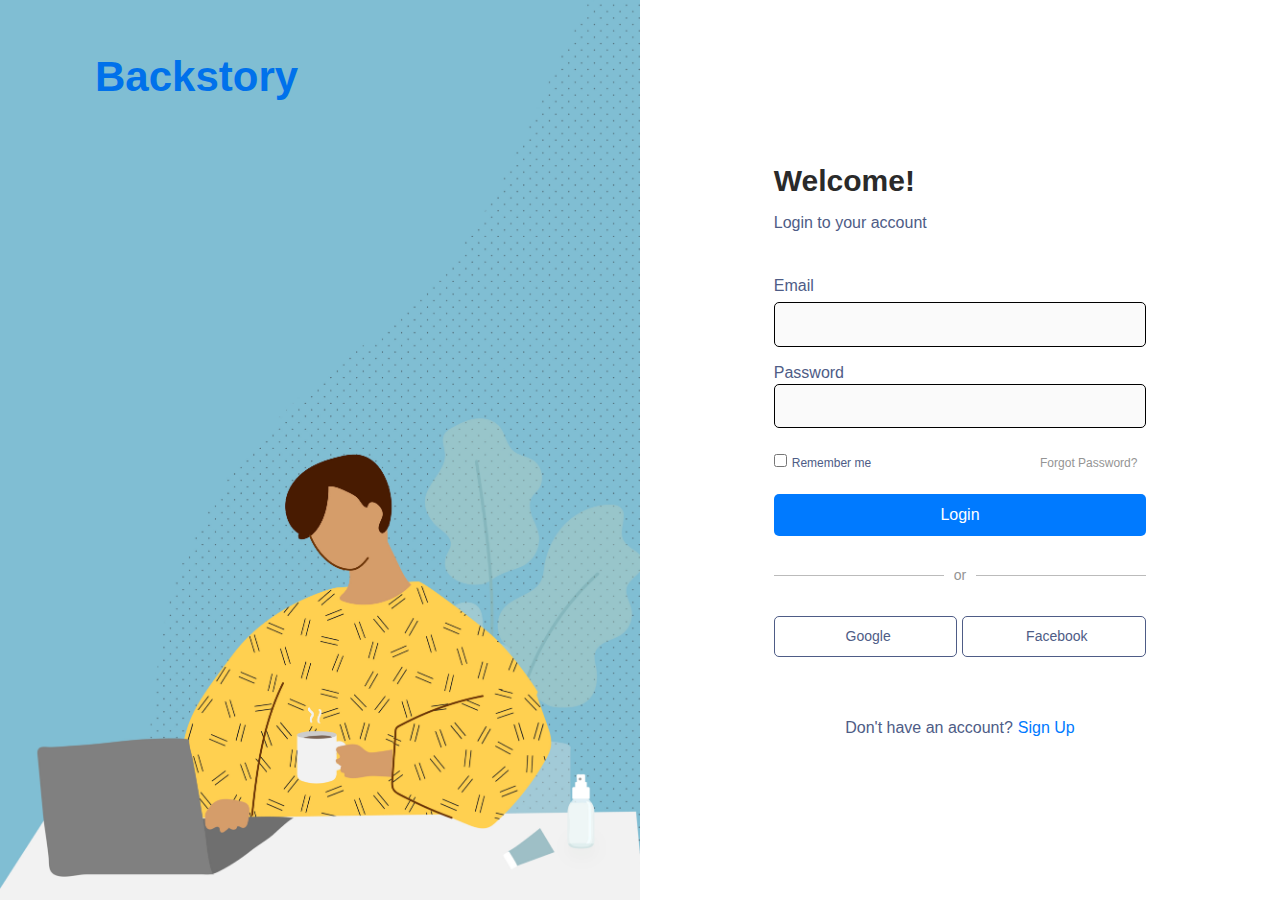
<file: index.html>
<!DOCTYPE html>
<html lang="en" dir="ltr">
    <head>
        <meta charset="utf-8">
        <meta name="viewport" content="width=device-width, initial-scale=1.0">
        <meta name="author" content="Yuvraj Singh">
        <meta name="description" content="web developer, web, developer, front-end, html, css, javascript, react, sql">
        <title>Log In</title>
        <link rel="stylesheet" href="./assets/style/index.css">
        <link rel="stylesheet" href="https://cdnjs.cloudflare.com/ajax/libs/font-awesome/6.5.1/css/all.min.css" integrity="sha512-DTOQO9RWCH3ppGqcWaEA1BIZOC6xxalwEsw9c2QQeAIftl+Vegovlnee1c9QX4TctnWMn13TZye+giMm8e2LwA==" crossorigin="anonymous" referrerpolicy="no-referrer" />
        <script type="module" src="./assets/script/index.js"></script>
    </head>
    <body>
        <main>
            <section class="banner">
                <div class="container">
                    <h1>Backstory</h1>
                </div>
            </section>
            <section class="login-section">
                <div class="loginbox">
                    <h2>Welcome!</h2>
                    <p>Login to your account</p>
                    <div class="mail-input">
                        <p>Email</p>
                        <input type="text" class="mail" required>
                    </div>
                    <div class="pass-input">
                        <p>Password</p>
                        <input type="text" class="password" required>
                    </div>
                    <p class="error-message"></p>
                    <div class="checkbox">
                        <label class="checkbox-container">
                            <input type="checkbox">
                        </label>
                        <p>Remember me</p>
                        <a href="#">Forgot Password?</a>
                    </div>
                    <button class="login-button">Login</button>
                    <div class="line-break">
                        <div class="line-one"></div>
                        or
                        <div class="line-two"></div>
                    </div>
                    <div class="v-signin">
                        <a href="#"><i class="fa-brands fa-google fa-lg"></i>Google</a>
                        <a href="#"><i class="fa-brands fa-square-facebook fa-lg"></i>Facebook</a>
                    </div>
                    <div>
                        <p class="signup">Don't have an account?<a href="#">Sign Up</a></p>
                    </div>
                </div>
            </section>
        </main>
    </body>
</html>
</file>
<file: assets/style/index.css>
@charset "utf-8";

@import url(./reset.css);

.container {
    width: min(100% - 30px, 1280px);
    margin-inline: auto;
}

main {
    display: flex;
}

.banner {
    width: 50%;
    height: 100dvh;
    background: url(../img/index-bg.jpg) bottom / cover no-repeat;
}

h1 {
    color: #0071eb;
    font-size: 42px;
    font-weight: 600;
    margin-top: 48px;
    margin-left: 80px;
}

.login-section {
    width: 50%;
    height: 100dvh;
    display: flex;
    justify-content: center;
    align-items: center;
}

h2 {
    font-size: 30px;
    font-weight: 600;
    margin-bottom: 10px;
}

p {
    color: #4e5c86;
}

input {
    background-color: #fafafa;
    width: 100%;
    border: 0.5px solid #000;
    border-radius: 5px;
    padding: 10px 15px;
}

.checkbox {
    display: flex;
    margin-bottom: 20px;
    align-items: center;
}

.checkbox input, .login-button {
    cursor: pointer;
}

.checkbox p, .checkbox a {
    font-size: 12px;
    margin-top: 2px;
}

.checkbox p {
    padding-left: 5px;
    width: 68%;
}

.checkbox a {
    color: #949494;
    transition: all 0.30s ease-in-out;
}

.checkbox a:hover {
    color: #007aff;
}

.mail-input {
    margin-top: 40px;
}

.mail-input input {
    margin: 5px 0 15px 0;
}

.login-button {
    width: 100%;
    padding: 10px 0;
    background-color: #007aff;
    color: #fff;
    border-radius: 5px;
    transition: all 0.3s ease-in-out;
}

.login-button:hover {
    background-color: #0071eb;
}

.line-break {
    margin: 30px 0;
    color: #949494;
    font-size: 14px;
    display: flex;
    gap: 10px;
}

.line-one, .line-two {
    border-bottom: 1px solid #bbb;
    height: 1px;
    width: 170px;
    margin-top: 9px;
}

.v-signin {
    display: flex;
    margin-bottom: 60px;
}

.v-signin a {
    font-size: 14px;
    color: #4e5c86;
    width: 50%;
    padding: 10px 0;
    text-align: center;
    border: 0.5px solid #4e5c86;
    border-radius: 5px;
    transition: all 0.3s ease-in-out;
}

.v-signin a:hover {
    color: #007aff;
}

.v-signin a:first-child {
    margin-right: 5px;
}

.v-signin i {
    margin-top: 7px;
    margin-right: 5px;
}

.signup {
    display: flex;
    justify-content: center;
}

.signup a {
    color: #007aff;
    margin-left: 5px;
}

.error-message {
    visibility: hidden;
    color: #f00;
    font-size: 12px;
    height: 18px;
    padding-bottom: 10px;
    margin-top: 5px;
}

.error-message.is-visible {
    visibility: visible;
    opacity: 1;
}
</file>
